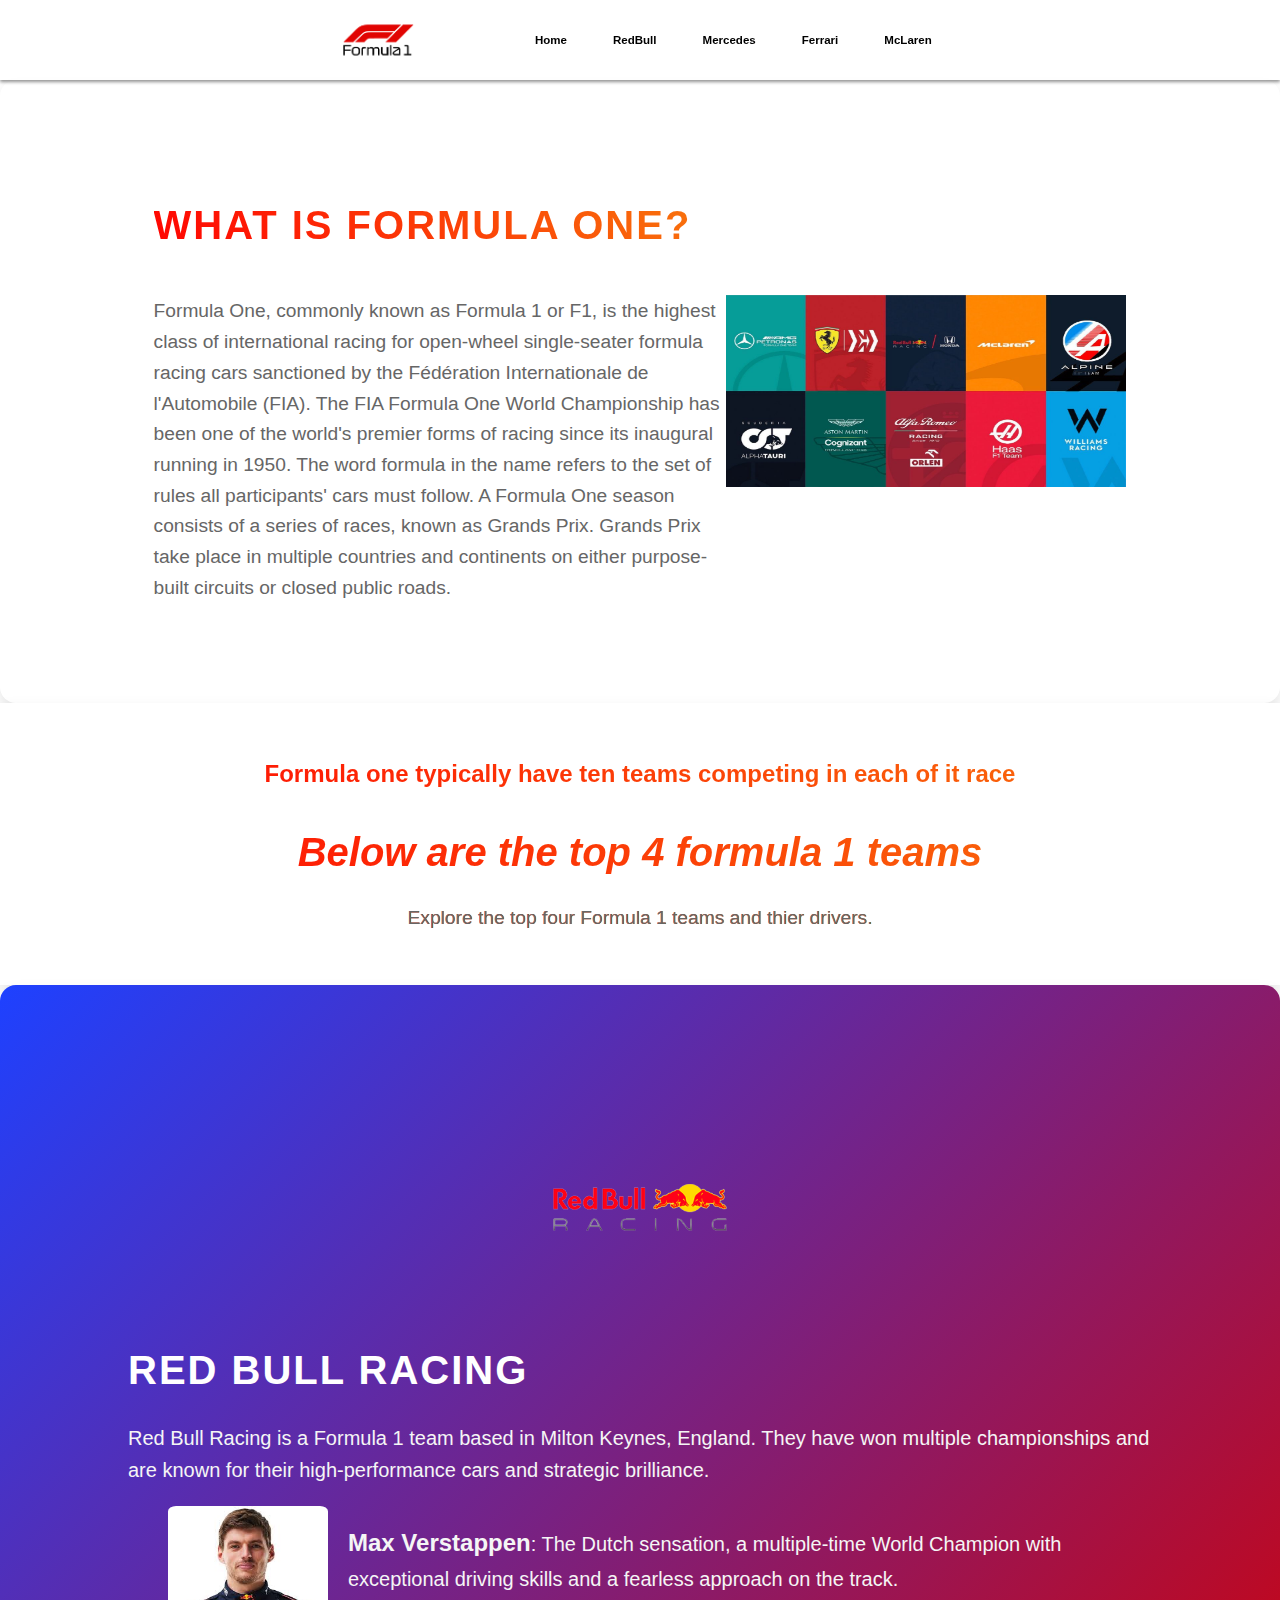
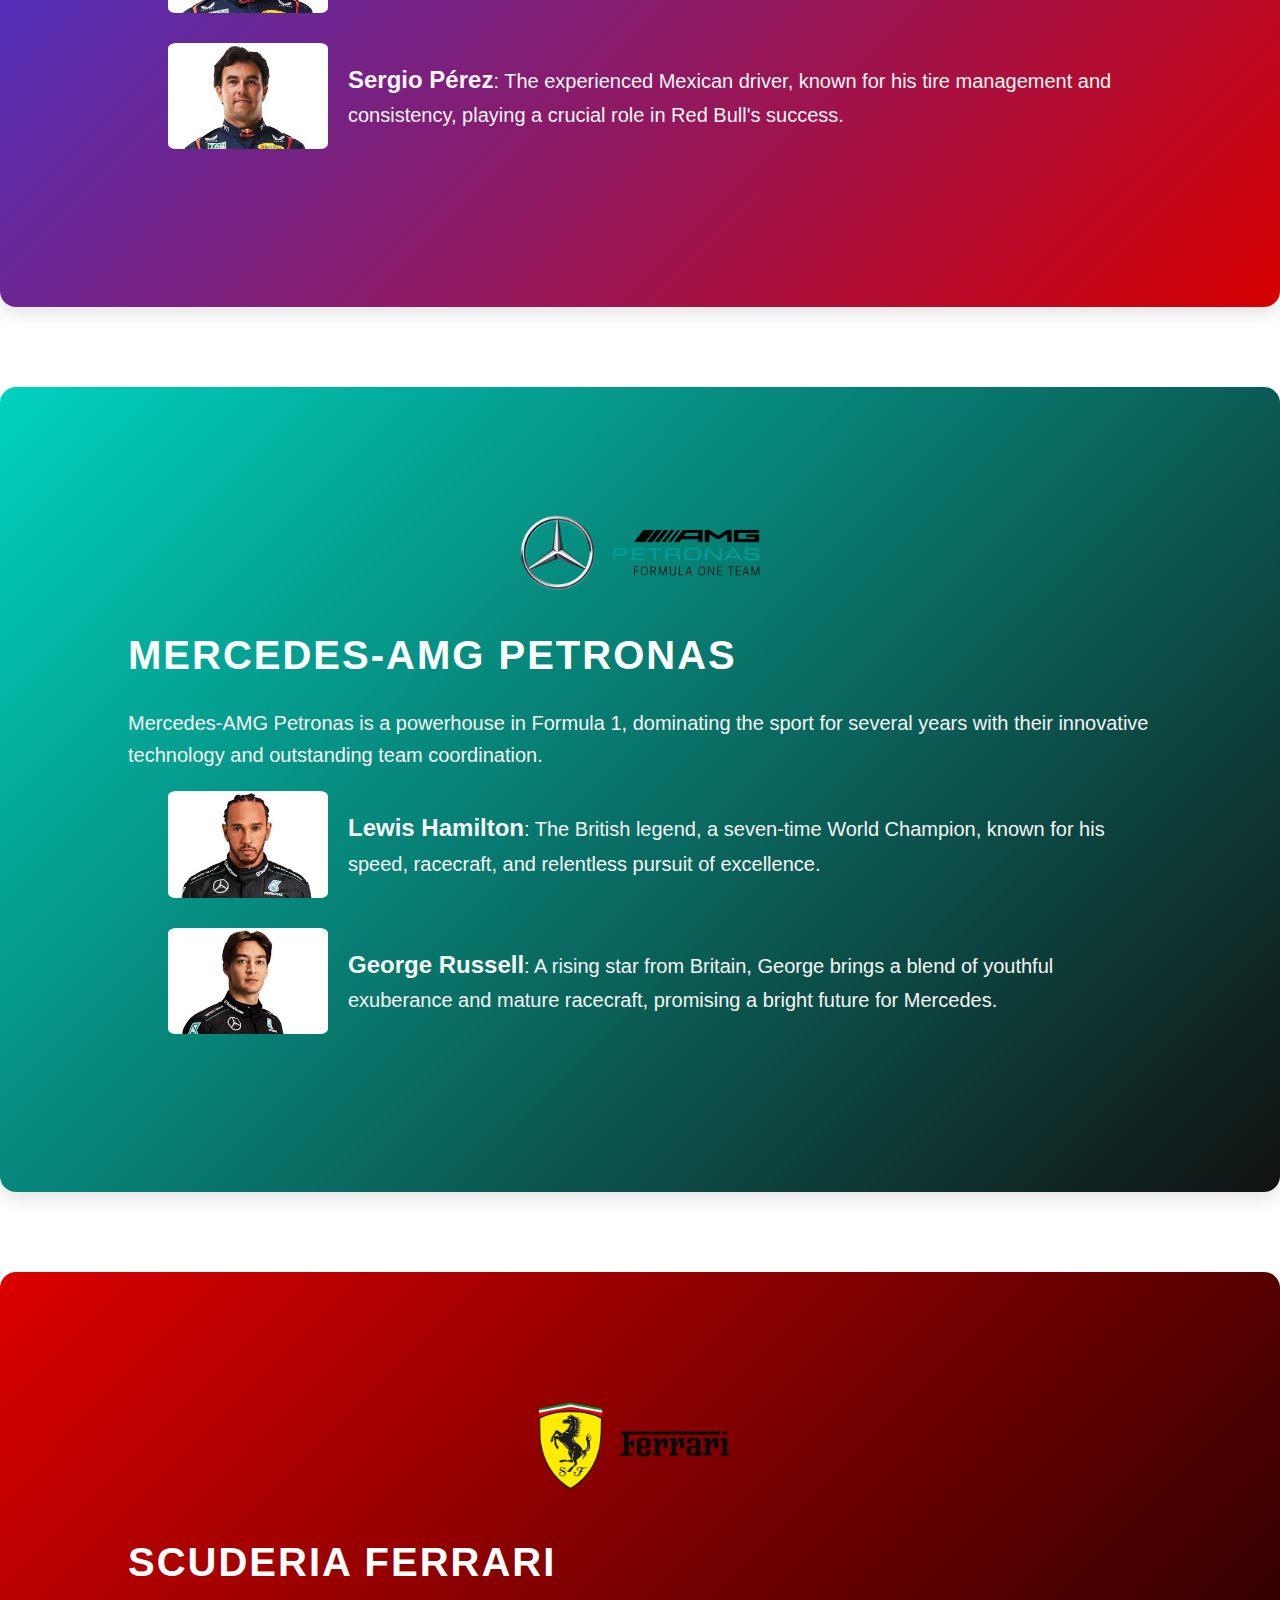
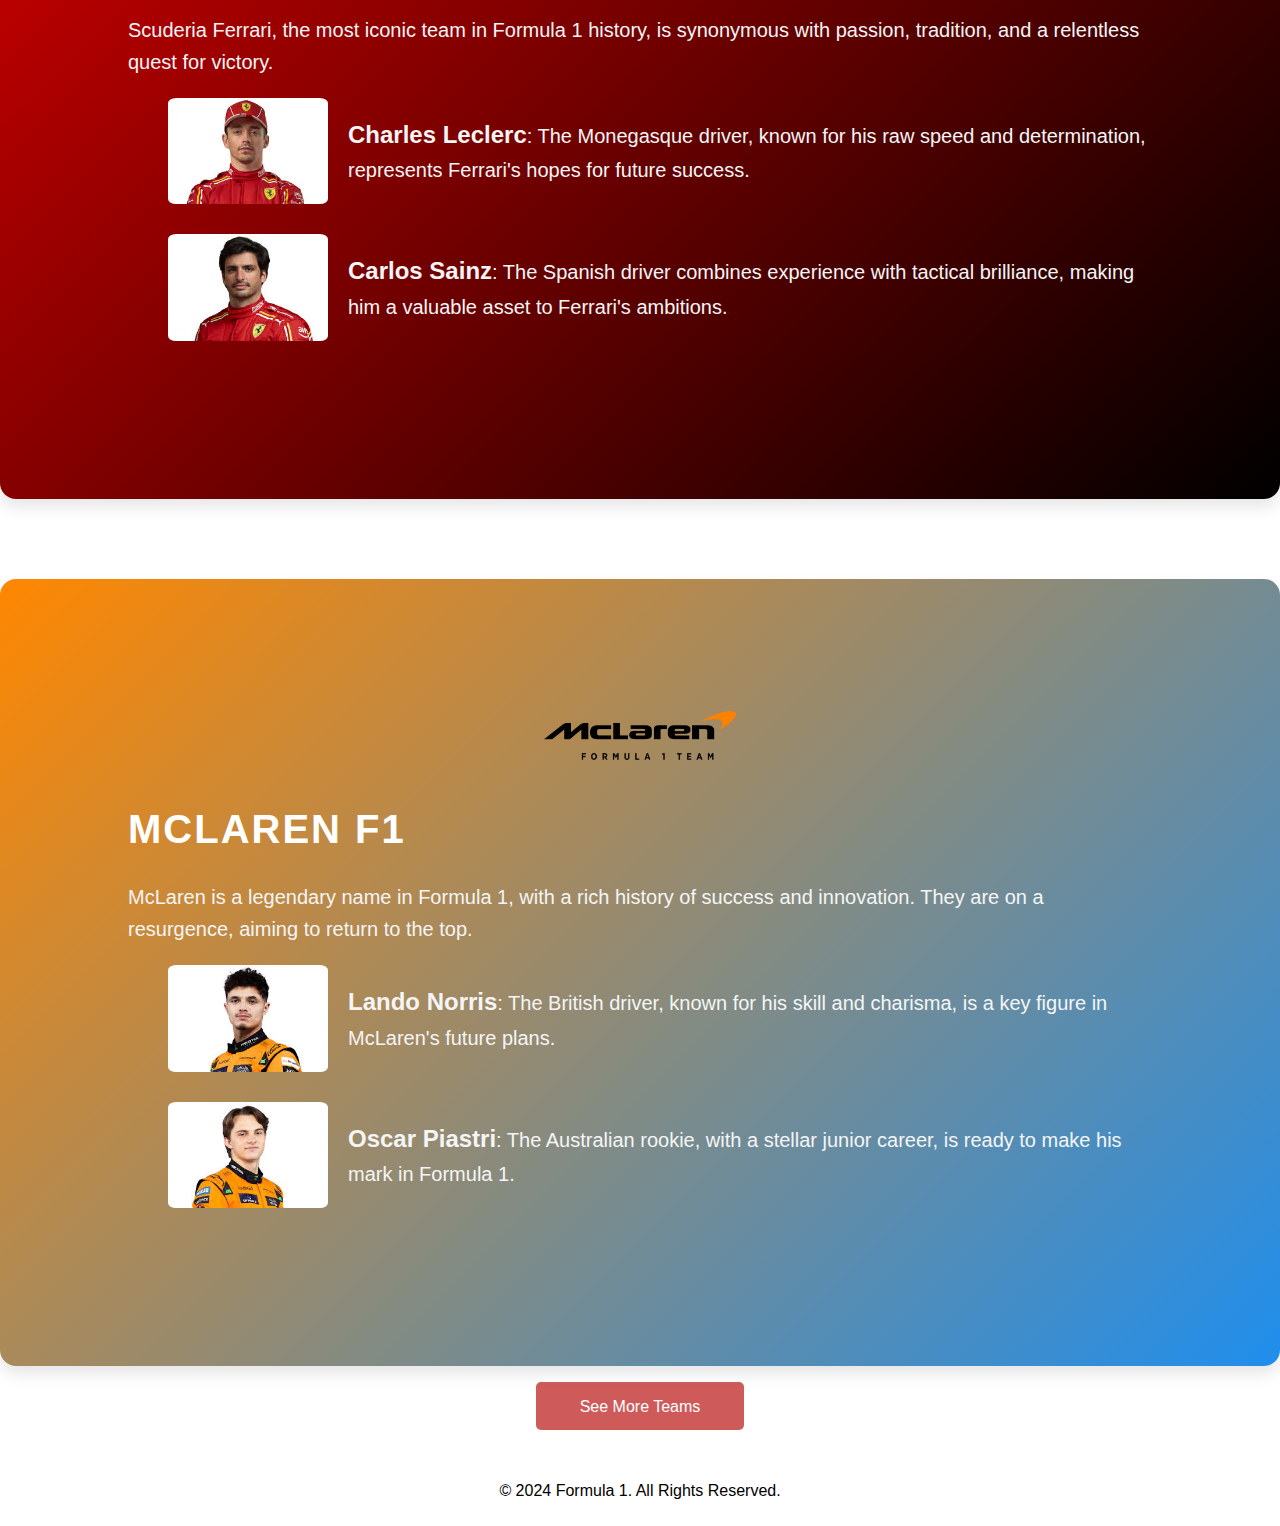
<file: index.html>
<!DOCTYPE html>
<html lang="en">
<head>
    <meta charset="UTF-8">
    <meta name="viewport" content="width=device-width, initial-scale=1.0">
    <title>F1 Info</title>
    <link rel="stylesheet" href="./css/styles.css">
</head>
<body>

    <header>
        <nav class="nav">
            <img src="./images/f1logo.png" alt="F1 Info Logo" class="logo">
            <div>
                <ul id="navbar__list">
                </ul>
            </div>
            
        </nav>
    </header>
    <section id="intro-section" data-nav="Home">
        <div class="intro-container">
            <div class="intro-text">
                <h2>What is Formula One?</h2>
                <p>
                    Formula One, commonly known as Formula 1 or F1, is the highest class of international racing for open-wheel single-seater formula racing cars sanctioned by the Fédération Internationale de l'Automobile (FIA). The FIA Formula One World Championship has been one of the world's premier forms of racing since its inaugural running in 1950. The word formula in the name refers to the set of rules all participants' cars must follow. A Formula One season consists of a series of races, known as Grands Prix. Grands Prix take place in multiple countries and continents on either purpose-built circuits or closed public roads.
                </p>
            </div>
            <div class="logodiv">
                <img src="./images/f1logo2.png" alt="Formula 1 Logo" class="f1-logo">
            </div>
        </div>
    </section>
    <div class="description">
        <h2 class="gradient-text">Formula one typically have ten teams competing in each of it race</h2>
        <h1 class="gradient-text">Below are the top 4 formula 1 teams</h1>
        <p class="gradient-text2">Explore the top four Formula 1 teams and thier drivers.</p>
    </div>
    <main>
        <section id="section1" data-nav="RedBull">
            <div class="landing__container">
                <img src="./images/redbull_logo.png" alt="Red Bull Racing Logo" class="team-logo" style="width: 12em;">
                <h2>Red Bull Racing</h2>
                <p>
                    Red Bull Racing is a Formula 1 team based in Milton Keynes, England. They have won multiple championships and are known for their high-performance cars and strategic brilliance.
                </p>
                <ul>
                    <li>
                        <img src="./images/verstappen.png" alt="Max Verstappen" class="driver-image">
                        <div>
                            <strong>Max Verstappen</strong>: The Dutch sensation, a multiple-time World Champion with exceptional driving skills and a fearless approach on the track.
                        </div>
                    </li>
                    <li>
                        <img src="./images/perez.png" alt="Sergio Pérez" class="driver-image">
                        <div>
                            <strong>Sergio Pérez</strong>: The experienced Mexican driver, known for his tire management and consistency, playing a crucial role in Red Bull's success.
                        </div>
                    </li>
                </ul>
            </div>
        </section>

        <section id="section2" data-nav="Mercedes">
            <div class="landing__container">
                <img src="./images/mercedes_logo.png" alt="Mercedes-AMG Petronas Logo" class="team-logo" style="width: 15em;">
                <h2>Mercedes-AMG Petronas</h2>
                <p>
                    Mercedes-AMG Petronas is a powerhouse in Formula 1, dominating the sport for several years with their innovative technology and outstanding team coordination.
                </p>
                <ul>
                    <li>
                        <img src="./images/hamilton.png" alt="Lewis Hamilton" class="driver-image">
                        <div>
                            <strong>Lewis Hamilton</strong>: The British legend, a seven-time World Champion, known for his speed, racecraft, and relentless pursuit of excellence.
                        </div>
                    </li>
                    <li>
                        <img src="./images/russell.png" alt="George Russell" class="driver-image">
                        <div>
                            <strong>George Russell</strong>: A rising star from Britain, George brings a blend of youthful exuberance and mature racecraft, promising a bright future for Mercedes.
                        </div>
                    </li>
                </ul>
            </div>
        </section>

        <section id="section3" data-nav="Ferrari">
            <div class="landing__container">
                <img src="./images/ferrari_logo.png" alt="Scuderia Ferrari Logo" class="team-logo" style="width: 13em;">
                <h2>Scuderia Ferrari</h2>
                <p>
                    Scuderia Ferrari, the most iconic team in Formula 1 history, is synonymous with passion, tradition, and a relentless quest for victory.
                </p>
                <ul>
                    <li>
                        <img src="./images/leclerc.png" alt="Charles Leclerc" class="driver-image">
                        <div>
                            <strong>Charles Leclerc</strong>: The Monegasque driver, known for his raw speed and determination, represents Ferrari's hopes for future success.
                        </div>
                    </li>
                    <li>
                        <img src="./images/sainz.png" alt="Carlos Sainz" class="driver-image">
                        <div>
                            <strong>Carlos Sainz</strong>: The Spanish driver combines experience with tactical brilliance, making him a valuable asset to Ferrari's ambitions.
                        </div>
                    </li>
                </ul>
            </div>
        </section>

        <section id="section4" data-nav="McLaren">
            <div class="landing__container">
                <img src="./images/mclaren_logo.png" alt="McLaren F1 Team Logo" class="team-logo" style="width: 12em;">
                <h2>McLaren F1 </h2>
                <p>
                    McLaren is a legendary name in Formula 1, with a rich history of success and innovation. They are on a resurgence, aiming to return to the top.
                </p>
                <ul>
                    <li>
                        <img src="./images/norris.png" alt="Lando Norris" class="driver-image">
                        <div>
                            <strong>Lando Norris</strong>: The British driver, known for his skill and charisma, is a key figure in McLaren's future plans.                          
                        </div>
                    </li>
                    <li>
                        <img src="./images/piastri.png" alt="Oscar Piastri" class="driver-image">
                        <div>
                            <strong>Oscar Piastri</strong>: The Australian rookie, with a stellar junior career, is ready to make his mark in Formula 1.
                        </div>
                    </li>
                </ul>
            </div>
        </section>
        <!-- <div class="description">
            <h1 class="gradient-text">These Are The Top Four Formula 1 Teams</h1>
            <p class="gradient-text2">Formula 1 has 10 teams in total with two drivers per team. These are just the best four team.</p>
        </div> -->
    </main>
    <div class="more-teams-buttons">
        <button onclick="window.location.href='page2.html'">See More Teams</button>    </div>
    <button id="scrollTopBtn" title="Back to top">↑</button>
    <footer>
        <p>&copy; 2024 Formula 1. All Rights Reserved.</p>
    </footer>
    <script src="js/app.js"></script>
</body>
</html>
</file>
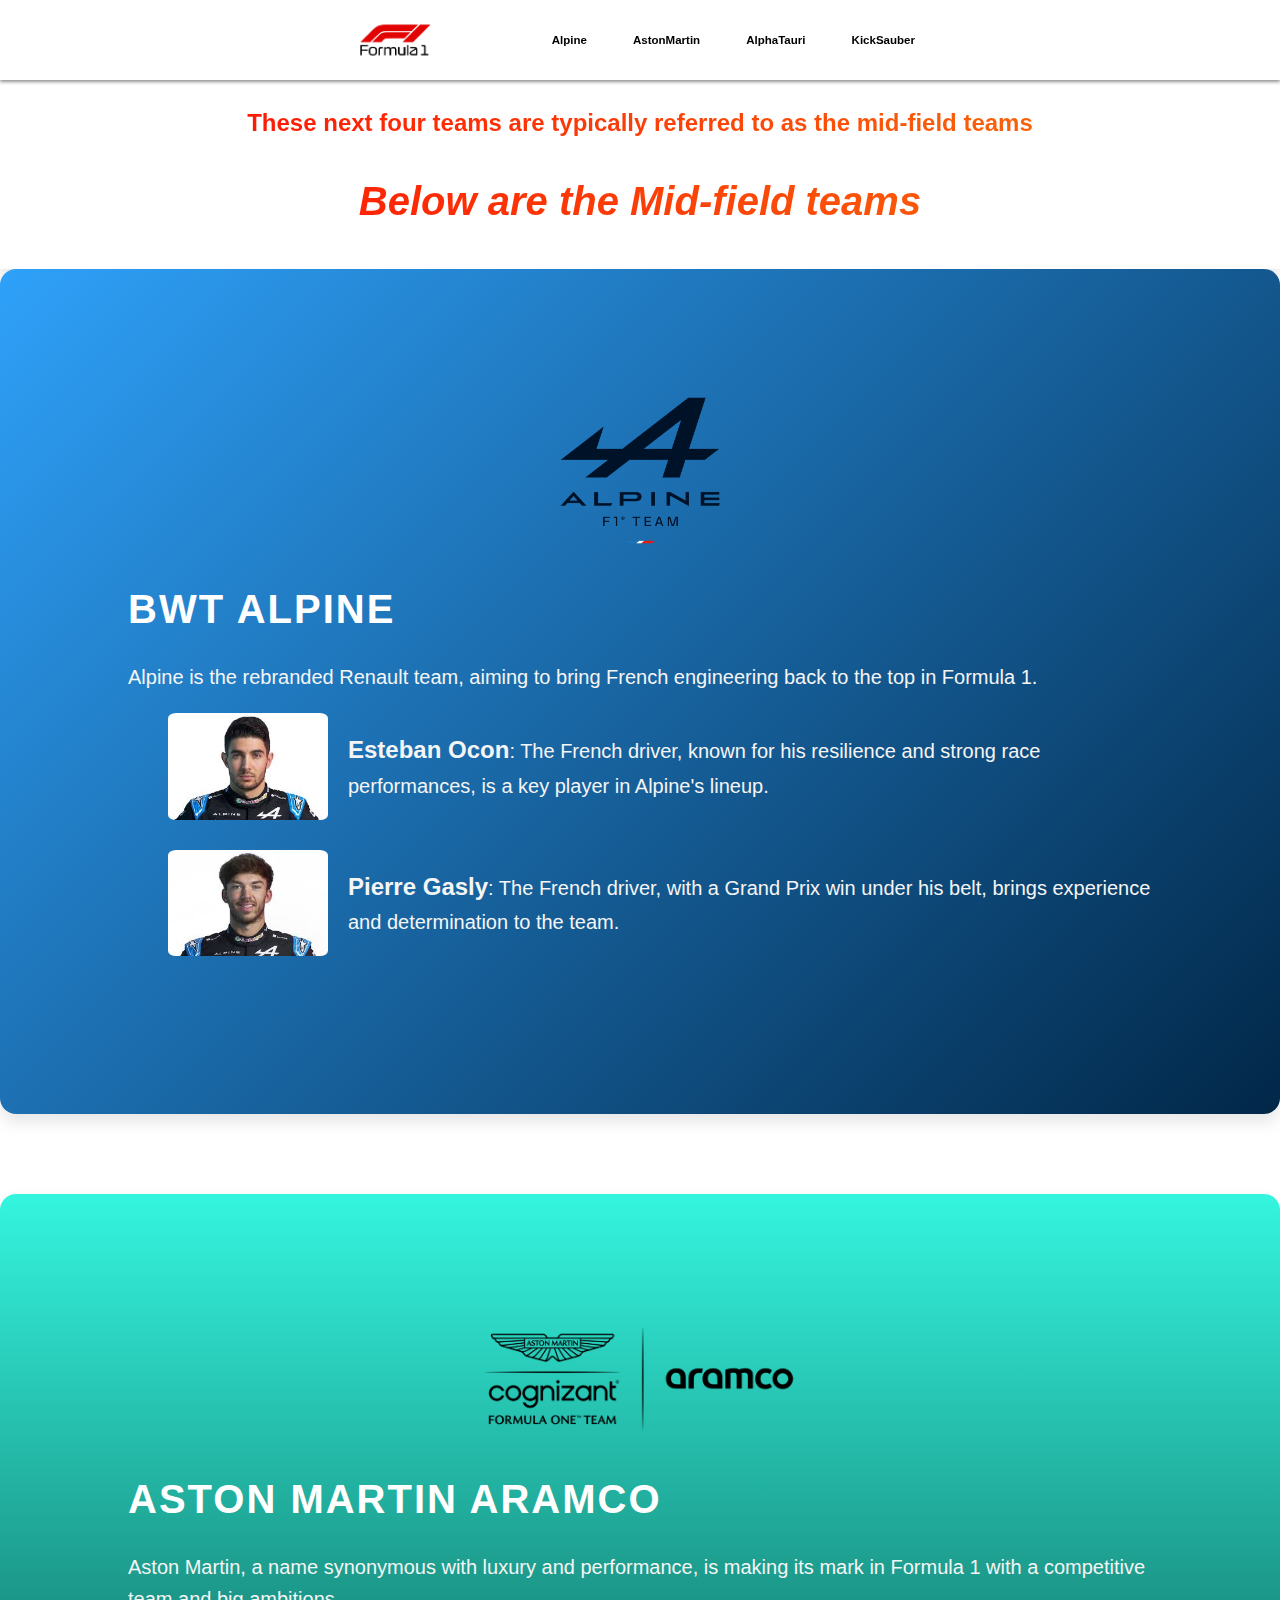
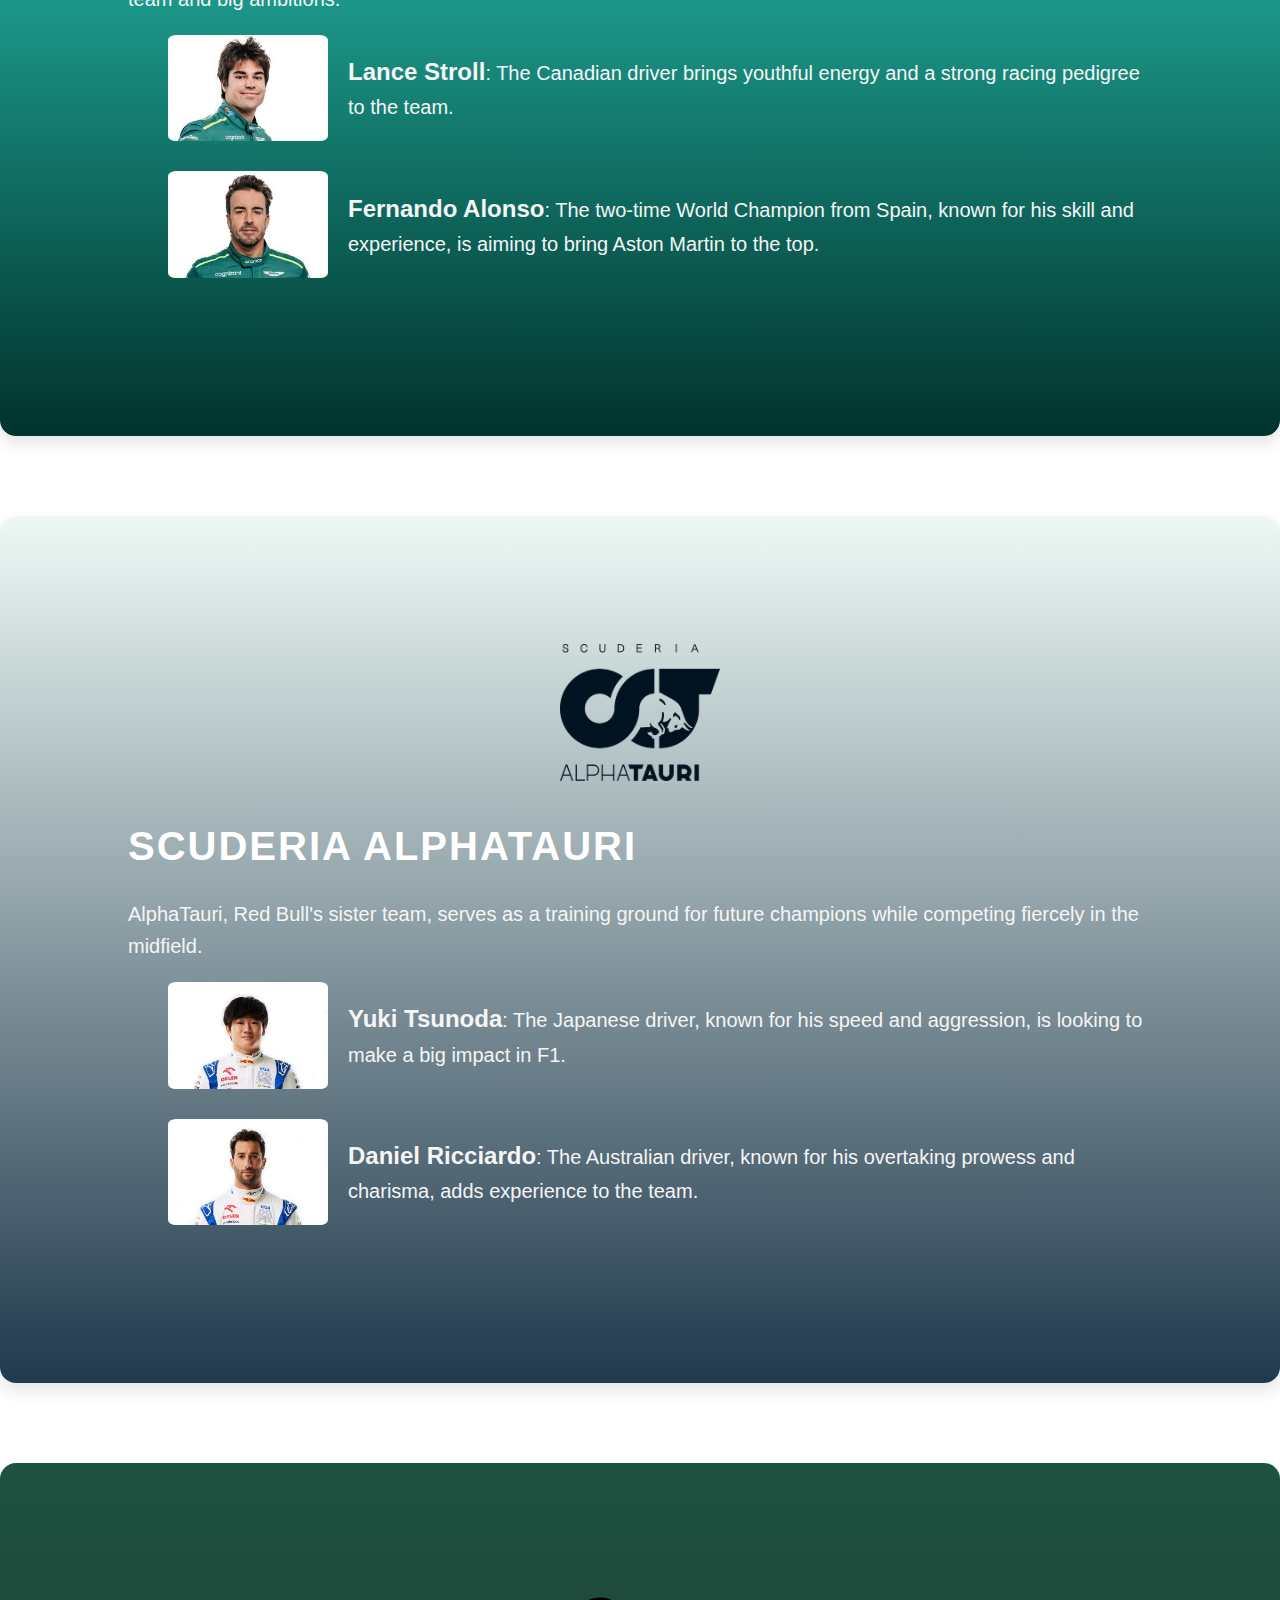
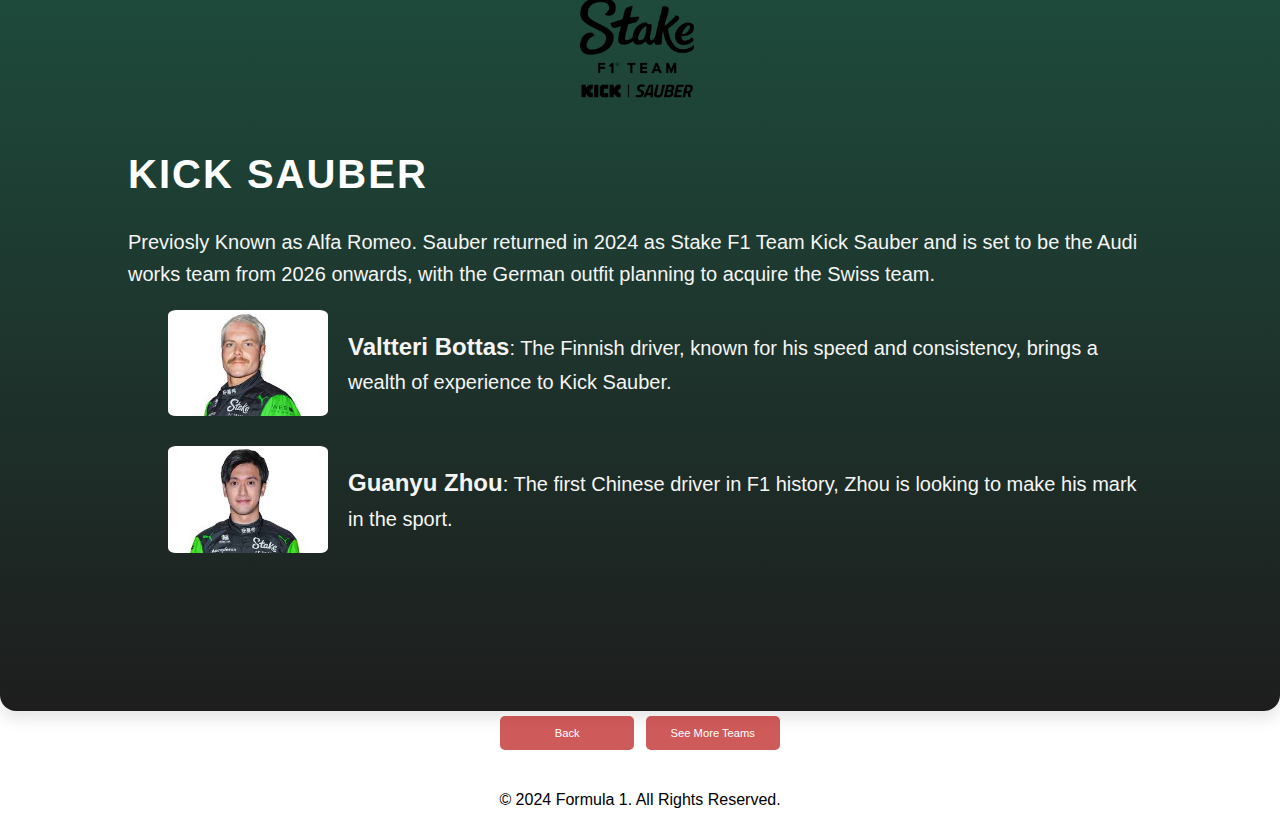
<file: page2.html>
<!DOCTYPE html>
<html lang="en">
  <head>
    <meta charset="UTF-8" />
    <meta name="viewport" content="width=device-width, initial-scale=1.0" />
    <title>F1 Info - Midfield Teams</title>
    <link rel="stylesheet" href="./css/page2.css" />
  </head>
  <body>
    <header>
      <nav class="nav">
        <img src="./images/f1logo.png" alt="F1 Info Logo" class="logo"/>
        <div>
          <ul id="navbar__list"></ul>
        </div>
      </nav>
    </header>
    <div class="description">
      <h2 class="gradient-text" style="margin-top: 3em;">
        These next four teams are typically referred to as the mid-field teams
      </h2>
      <h1 class="gradient-text">Below are the Mid-field teams</h1>
    </div>
    <main>
      <section id="section1" data-nav="Alpine" style=" background: linear-gradient(135deg, #2fa1f9, #012748); 
        color: white;">
        <div class="landing__container">
          <img
            src="./images/alpine_logo.png"
            alt="Alpine Logo"
            class="team-logo"
          />
          <h2>BWT Alpine </h2>
          <p>
            Alpine is the rebranded Renault team, aiming to bring French
            engineering back to the top in Formula 1.
          </p>
          <ul>
            <li>
              <img
                src="./images/ocon.png"
                alt="Esteban Ocon"
                class="driver-image"
              />
              <div>
                <strong>Esteban Ocon</strong>: The French driver, known for his
                resilience and strong race performances, is a key player in
                Alpine's lineup.
              </div>
            </li>
            <li>
              <img
                src="./images/gasly.png"
                alt="Pierre Gasly"
                class="driver-image"
              />
              <div>
                <strong>Pierre Gasly</strong>: The French driver, with a Grand
                Prix win under his belt, brings experience and determination to
                the team.
              </div>
            </li>
          </ul>
        </div>
      </section>

      <section id="section2" data-nav="AstonMartin" style=" background: linear-gradient(180deg, #34f5df, #01322c); 
        color: white">
        <div class="landing__container">
          <img
            src="./images/astonmartin_logo.png"
            alt="Aston Martin Logo"
            class="team-logo"
            style=" width: 20em;"
          />
          <h2>Aston Martin Aramco</h2>
          <p>
            Aston Martin, a name synonymous with luxury and performance, is
            making its mark in Formula 1 with a competitive team and big
            ambitions.
          </p>
          <ul>
            <li>
              <img
                src="./images/stroll.png"
                alt="Lance Stroll"
                class="driver-image"
              />
              <div>
                <strong>Lance Stroll</strong>: The Canadian driver brings
                youthful energy and a strong racing pedigree to the team.
              </div>
            </li>
            <li>
              <img
                src="./images/alonso.png"
                alt="Fernando Alonso"
                class="driver-image"
              />
              <div>
                <strong>Fernando Alonso</strong>: The two-time World Champion
                from Spain, known for his skill and experience, is aiming to
                bring Aston Martin to the top.
              </div>
            </li>
          </ul>
        </div>
      </section>

      <section id="section3" data-nav="AlphaTauri" style="background: linear-gradient(360deg, #20394C, #ecf8f4e4);
        color: white;">
        <div class="landing__container">
          <img
            src="./images/alphatauri_logo.png"
            alt="AlphaTauri Logo"
            class="team-logo"
          />
          <h2>Scuderia AlphaTauri </h2>
          <p>
            AlphaTauri, Red Bull's sister team, serves as a training ground for
            future champions while competing fiercely in the midfield.
          </p>
          <ul>
            <li>
              <img
                src="./images/tsunoda.png"
                alt="Yuki Tsunoda"
                class="driver-image"
              />
              <div>
                <strong>Yuki Tsunoda</strong>: The Japanese driver, known for
                his speed and aggression, is looking to make a big impact in F1.
              </div>
            </li>
            <li>
              <img
                src="./images/ricciardo.png"
                alt="Daniel Ricciardo"
                class="driver-image"
              />
              <div>
                <strong>Daniel Ricciardo</strong>: The Australian driver, known
                for his overtaking prowess and charisma, adds experience to the
                team.
              </div>
            </li>
          </ul>
        </div>
      </section>

      <section id="section4" data-nav="KickSauber" style="  background: linear-gradient(180deg, #1E5341, #070707e8);
        color: white;">
        <div class="landing__container">
          <img
            src="./images/stakesauber_logo.png"
            alt="Alfa Romeo Logo"
            class="team-logo"
            style="width: 13em;"
          />
          <h2>Kick Sauber</h2>
          <p>Previosly Known as Alfa Romeo.
            Sauber returned in 2024 as Stake F1 Team Kick Sauber and is set to be the Audi works team from 2026 onwards, with the German outfit planning to acquire the Swiss team.          <ul>
            <li>
              <img
                src="./images/bottas.png"
                alt="Valtteri Bottas"
                class="driver-image"
              />
              <div>
                <strong>Valtteri Bottas</strong>: The Finnish driver, known for
                his speed and consistency, brings a wealth of experience to Kick Sauber.
              </div>
            </li>
            <li>
              <img
                src="./images/zhou.png"
                alt="Guanyu Zhou"
                class="driver-image"
              />
              <div>
                <strong>Guanyu Zhou</strong>: The first Chinese driver in F1
                history, Zhou is looking to make his mark in the sport.
              </div>
            </li>
          </ul>
        </div>
      </section>
    </main>
    <div class="more-teams-buttons" >
      <div>
        <button class="back-button" onclick="window.location.href='/index.html'">Back</button>
      </div>
      <div>
        <button class="more-teams-button" onclick="window.location.href='page3.html'">See More Teams</button>
      </div>
    </div>
    <button id="scrollTopBtn" title="Back to top">↑</button>
    <footer>
      <p>&copy; 2024 Formula 1. All Rights Reserved.</p>
    </footer>
    <script src="js/app.js"></script>
  </body>
</html>
</file>
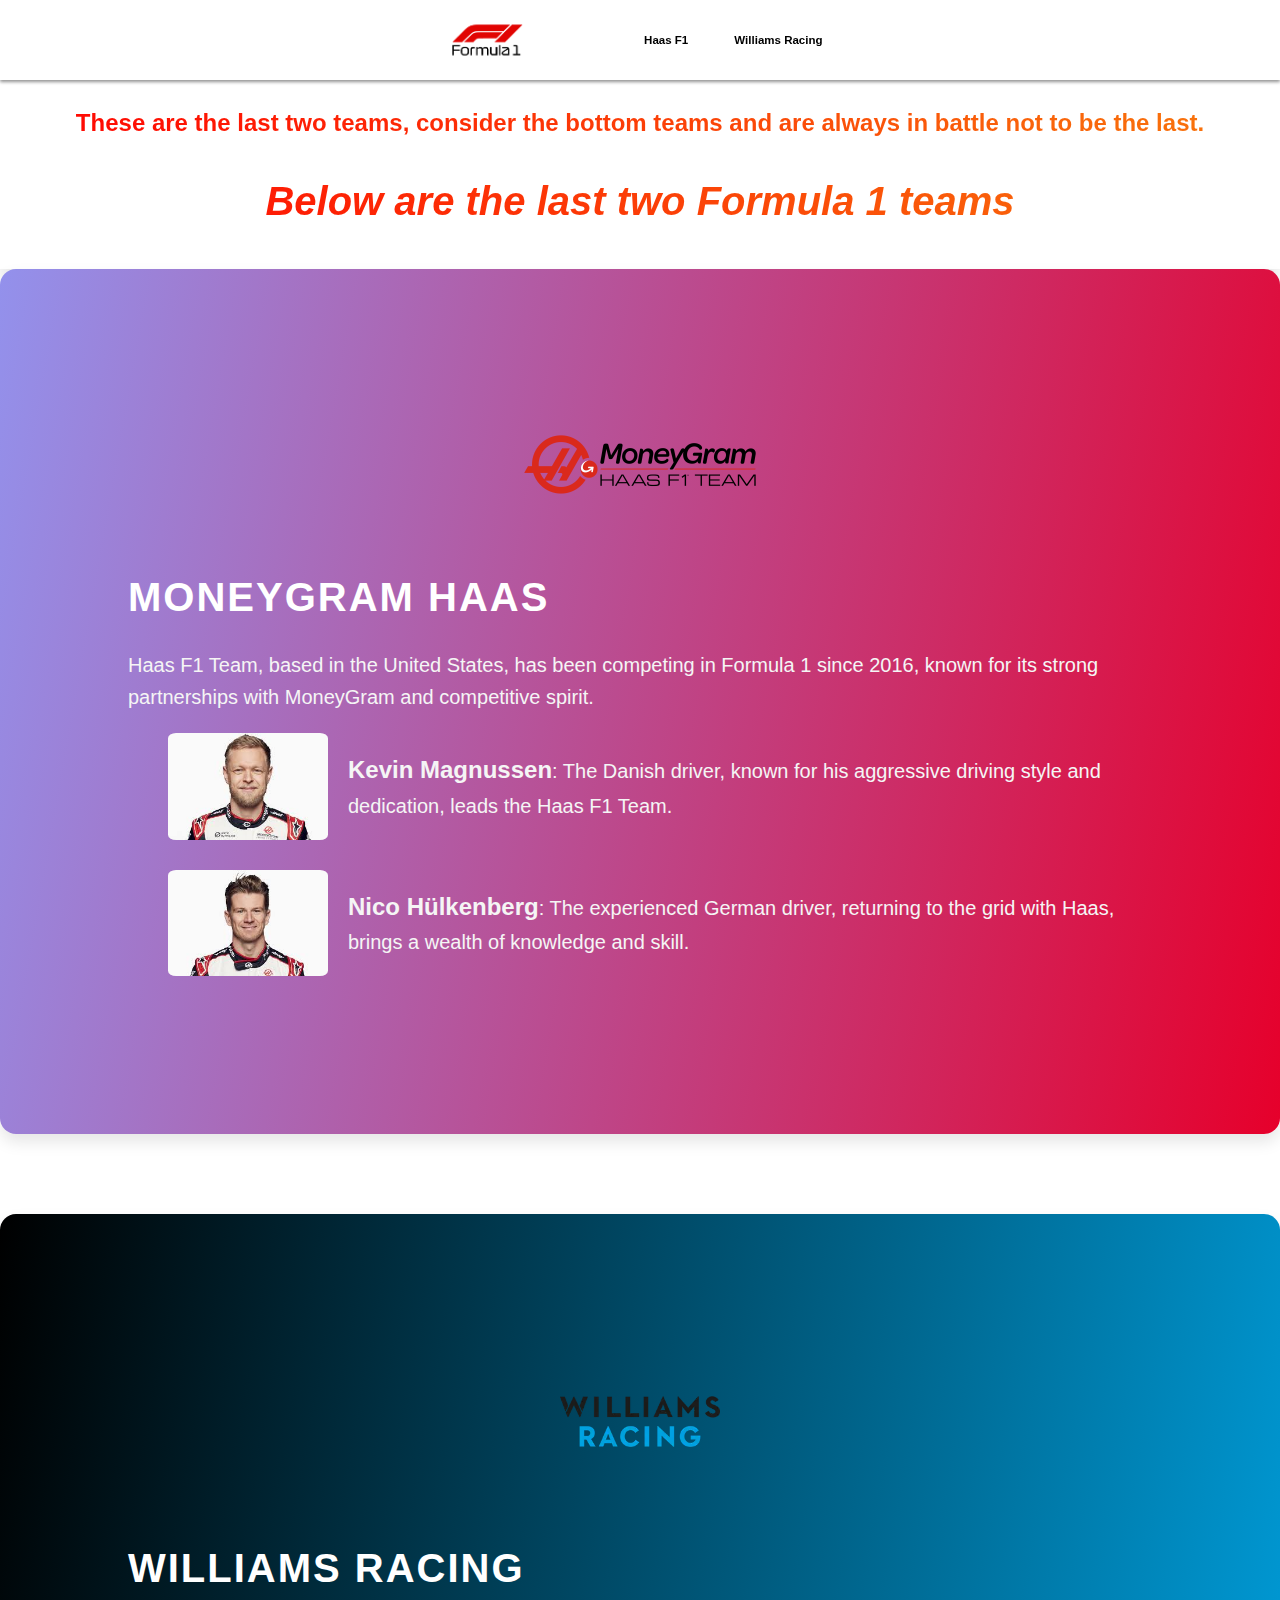
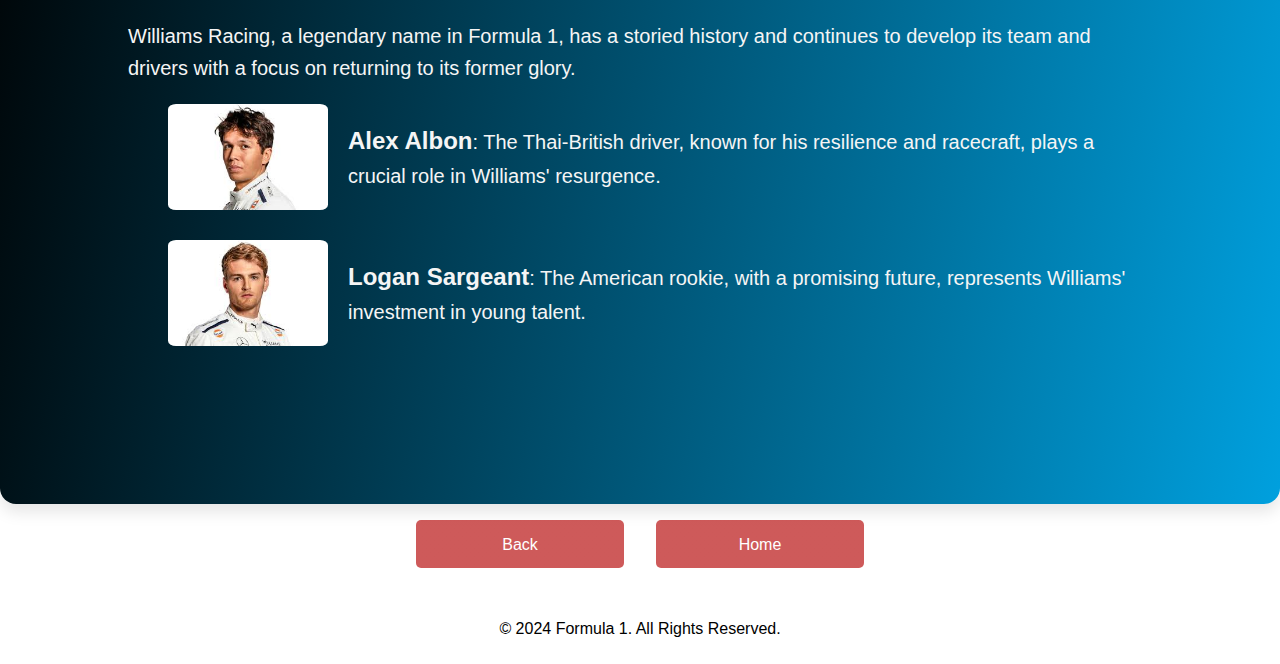
<file: page3.html>
<!DOCTYPE html>
<html lang="en">
<head>
    <meta charset="UTF-8">
    <meta name="viewport" content="width=device-width, initial-scale=1.0">
    <title>F1 Info - Last Two Teams</title>
    <link rel="stylesheet" href="./css/page3.css">
</head>
<body>
    <header>
        <nav class="nav">
            <img src="./images/f1logo.png" alt="F1 Info Logo" class="logo" >
            <div>
                <ul id="navbar__list"></ul>
            </div>
        </nav>
    </header>
    <div class="description">
        <h2 class="gradient-text" style="margin-top: 3em;">These are the last two teams, consider the bottom teams and are always in battle not to be the last.</h2>
        <h1 class="gradient-text">Below are the last two Formula 1 teams</h1>
    </div>
    <main>
        <section id="section9" data-nav="Haas F1" style="background: linear-gradient(1360deg, #E6002B, #9391ec);">
            <div class="landing__container">
                <img src="/images/haas_logo.png" alt="Haas F1 Team Logo" class="team-logo" style="width: 15em;">
                <h2>MoneyGram Haas </h2>
                <p>
                    Haas F1 Team, based in the United States, has been competing in Formula 1 since 2016, known for its strong partnerships with MoneyGram and competitive spirit.
                </p>
                <ul>
                    <li>
                        <img src="./images/magnussen.png" alt="Kevin Magnussen" class="driver-image">
                        <div>
                            <strong>Kevin Magnussen</strong>: The Danish driver, known for his aggressive driving style and dedication, leads the Haas F1 Team.
                        </div>
                    </li>
                    <li>
                        <img src="./images/hulkenberg.png" alt="Nico Hülkenberg" class="driver-image">
                        <div>
                            <strong>Nico Hülkenberg</strong>: The experienced German driver, returning to the grid with Haas, brings a wealth of knowledge and skill.
                        </div>
                    </li>
                </ul>
            </div>
        </section>

        <section id="section10" data-nav="Williams Racing" style=" background: linear-gradient(1360deg, #00A0DE, #000000)">
            <div class="landing__container">
                <img src="./images/williams_logo.png" alt="Williams Racing Logo" class="team-logo">
                <h2>Williams Racing</h2>
                <p>
                    Williams Racing, a legendary name in Formula 1, has a storied history and continues to develop its team and drivers with a focus on returning to its former glory.
                </p>
                <ul>
                    <li>
                        <img src="./images/albon.png" alt="Alex Albon" class="driver-image">
                        <div>
                            <strong>Alex Albon</strong>: The Thai-British driver, known for his resilience and racecraft, plays a crucial role in Williams' resurgence.
                        </div>
                    </li>
                    <li>
                        <img src="./images/sargent.png" alt="Logan Sargeant" class="driver-image">
                        <div>
                            <strong>Logan Sargeant</strong>: The American rookie, with a promising future, represents Williams' investment in young talent.
                        </div>
                    </li>
                </ul>
            </div>
        </section>
    </main>
    <div class="more-teams-buttons">
        <button class="back-button" onclick="window.location.href='page2.html'">Back</button>
        <button class="back-button" onclick="window.location.href='/index.html'">Home</button>
    </div>
    <button id="scrollTopBtn" title="Back to top">↑</button>
    <footer>
        <p>&copy; 2024 Formula 1. All Rights Reserved.</p>
    </footer>
    <script src="js/app.js"></script>
</body>
</html>
</file>
<file: css/styles.css>
body {
    font-family: 'Roboto', sans-serif;
    margin: 0;
    padding: 0;
    line-height: 1.6;
    /* background-color: #f5f5f5; */
    color: #333;
}
:root{
    --primary-color:linear-gradient(135deg, #1e41ff, #d60000);
}

header {
    background-color: rgba(255, 255, 255, 0.61);
    color: black;
    /* padding: 0.5em 0; */
    text-align: center;
    position: fixed;
    width: 100%;
    top: 0;
    z-index: 1000;
    box-shadow: 0 0.1em 0.2em rgba(0, 0, 0, 0.426);
    transition: background-color 0.3s ease;
}

/* header:hover {
    background-color: #cc1900; 
} */

.logo {
    height: 5em;
    margin-right: 5em
    /* vertical-align: middle; */
}
.nav{
    display: flex;
    justify-content: center;
    align-items: center;
}

#navbar__list {
    display: flex;
    flex-direction: row;
    justify-content: space-around;
    list-style: none;
    padding: 0;
    margin: 0;
    width: 100%;
}

#navbar__list li {
    margin: 0 1em;
}

#navbar__list a.active{
    background-color: #ff54485a; 
    transform: scale(1.1);
    box-shadow: 0 0.5em 1em rgba(0, 0, 0, 0.284);
}

#navbar__list a {
    position: relative;
    color: black;
    text-decoration: none;
    font-weight: bold;
    padding: 1em 2em;
    border-radius: 0.25em;
    transition: background-color 0.5s ease, transform 0.5s ease;
}

#navbar__list a::after {
    content: '';
    position: absolute;
    left: 0;
    bottom: 0;
    width: 0;
    height: 0.2em;
    background-color: rgba(255, 0, 0, 0.5);
    transition: width 0.5s ease;
}

#navbar__list a.active::after {
    width: 100%;
    animation: lineMove 0.5s ease forwards;
}

#navbar__list a:hover::after {
    width: 100%;
    animation: lineMove 0.5s ease forwards;
}

@keyframes lineMove {
    from {
        width: 0;
    }
    to {
        width: 100%;
    }
}

section {
    padding: 8em 12%;
    /* margin-top: 2em; */
    border-radius: 1em;
    box-shadow: 0 0.5em 1em rgba(0, 0, 0, 0.1);
    transition: transform 0.3s ease, box-shadow 0.3s ease;
}
section h2 {
    font-size: 2.5em;
    margin-bottom: 0.5em;
    color: #fff;
    text-transform: uppercase;
    letter-spacing: 0.05em;
}

section p,
section ul {
    font-size: 1.25em;
    color: #f5f5f5;
}

section ul {
    list-style-type: square;
    margin-top: 1em;
    padding-left: 1.5em;
}

/* Red Bull Racing - Dark Blue and Red */
#section1 {
    background: linear-gradient(135deg, #1e41ff, #d60000);
}

/* Mercedes-AMG Petronas - Black and Teal */
#section2 {
    background: linear-gradient(135deg, #00d2be, #111111);
}

/* Scuderia Ferrari - Red and Black */
#section3 {
    background: linear-gradient(135deg, #dc0000, #000000);
}

/* McLaren F1 Team - Papaya Orange and Blue */
#section4 {
    background: linear-gradient(135deg, #ff8700, #1f8eed);
}

.team-logo {
    display: flex;
    margin: 0 auto ;
    width: 10em;
}

.driver-image {
    width: 8em;
    height: auto;
    border-radius: 5%;
    margin-right: 1em;
    vertical-align: middle;
}

section ul li {
    display: flex;
    flex-direction: row;
    align-items: center;
    margin-bottom: 1.5em;
    padding-left: 0.5em;
}

section ul li img.driver-image {
    margin-right: 1em;
}

section ul li strong {
    font-size: 1.2em;
}


.active-section {
    box-shadow: 0 0.8em 1.5em rgba(0, 0, 0, 0.3);
}

section {
    padding: 8em 12%;
    margin-top: 5em;
    border-radius: 1em;
    box-shadow: 0 0.5em 1em rgba(0, 0, 0, 0.1);
    transition: transform 0.3s ease, box-shadow 0.3s ease;
}

@media (max-width: 48em) {
    #navbar__list {
        flex-direction: row;
    }
    .description {
        margin-bottom: -9em;
    }
    .logo {
        height: 3em;
        margin-right: 0em
        /* vertical-align: middle; */
    }

    #section1 {
        margin-top: 8em;
    }

    #navbar__list li {
        display: flex;
        font-size: small;
        margin: 0.8em 0;
    }

    section {
        padding: 6em 5%;
    }
}
@media (max-width: 80em) {
    #navbar__list li {
        display: flex;
        font-size: 0.72em;
        margin: 0.8em 0;
    }
}


@media (min-width: 48em) {
    section {
        padding: 8em 10%;
    }
}
@media (max-width: 768px) {
    section ul li {
        flex-direction: column;
        align-items: flex-start;
    }

    section ul li img.driver-image {
        margin-right: 0;
        margin-bottom: 0.5em;
    }

    section ul li div {
        text-align: center;
    }
}

.description {
    text-align: center;
    padding: 2em 0;
    background-color: #fff;
    color: #000;
    margin-bottom: -5em;
    box-shadow: 0 0.5em 1em rgba(0, 0, 0, 0.1);
}
@media (max-width: 48em) {
    .description {
        margin-bottom: -8em;
    }
}
.description h1 {
    font-size: 2.5em;
    margin-bottom: 0.1em;
    /* color: #f60404d8; */
    font-style: italic;
}
.gradient-text {
    background: linear-gradient(50deg, #ff0202, #f87a0c); 
    background-clip: text;
    color: transparent; 
}

.gradient-text2 {
    background: linear-gradient(50deg, #ff0202, #f87a0c); 
    background-clip: text;
    color: transparent; 
}

.description p {
    font-size: 1.2em;
    color: #666;
}
#scrollTopBtn {
    display: none;
    font-size: 1.4em;
    position: fixed;
    bottom: 2em;
    right: 2em;
    background-color: #0e0d0d8f;
    color: white;
    border: none;
    border-radius: 10%;
    padding: 1em;
    box-shadow: 0 0.5em 1em rgba(0, 0, 0, 0.3);
    cursor: pointer;
    transition: background-color 0.3s ease;
    z-index: 1000;
}

#scrollTopBtn:hover {
    background-color: #000000;
}

@keyframes slideInLeft {
    from {
        opacity: 0;
        transform: translateX(-50%);
    }
    to {
        opacity: 1;
        transform: translateX(0);
    }
}

@keyframes slideInRight {
    from {
        opacity: 0;
        transform: translateX(50%);
    }
    to {
        opacity: 1;
        transform: translateX(0);
    }
}

@keyframes fadeInUp {
    from {
        opacity: 0;
        transform: translateY(20%);
    }
    to {
        opacity: 1;
        transform: translateY(0);
    }
}
section:is(:target, :hover, :focus-within) h2 {
    animation: slideInLeft 2s ease-out forwards;
}

section:is(:target, :hover, :focus-within) img.team-logo {
    animation: slideInRight 2s ease-out forwards;
}

section:is(:target, :hover, :focus-within) ul li {
    animation: fadeInUp 2s ease-out forwards;
}

section h2 {
    animation-delay: 0.2s;
}

section img.team-logo {
    animation-delay: 0.2s;
}

section ul li{
    animation-delay: 0.2s;
}

#intro-section {
    display: flex;
    align-items: center;
    justify-content: space-around;
    padding: 5em 12%;
    background-color: #fff;
    color: #000;
    box-shadow: 0 0.5em 1em rgba(0, 0, 0, 0.1);
    border-radius: 1em;
    margin-top: 5em;
}

.f1-logo {
    width: 25em;
    height: 12em;
}

.intro-text {
    display: flex;
    flex-direction: column;
    max-width: 60%;
    flex-basis: 70%;
}

.intro-text h2 {
    font-size: 2.5em;
    color: #000;
    margin-bottom: 0.5em;
    background: linear-gradient(50deg, #ff0202, #f87a0c); 
    background-clip: text;
    color: transparent; 
}

.intro-text p {
    font-size: 1.2em;
    color: #666;
}
.intro-container{
    display: flex;
    justify-content: space-between;
}
.logodiv{
    display: flex;
    justify-content: center;
    flex-basis: 30%;
    align-items: center;
}

footer {
    /* background-color: #000000fd; */
    color: black;
    text-align: center;
    padding: 1rem 0;
    bottom: 0;
    width: 100%;
    height: 3em;
}

.more-teams-button {
    text-decoration: none;
    text-align: center;
    margin: 2rem 0;
}
.more-teams-button a {
    color: white; 
    margin: 2rem 0;
    text-decoration: none;
}

.more-teams-buttons{
    display: flex;
    justify-content: center;
    align-items: center;
}

.more-teams-buttons button {
    margin: 1em;
    padding: 1em 2em;
    background: linear-gradient(135deg, #b40303a7, #b40303a7);
    color: #fff;
    border: none;
    border-radius: 5px;
    cursor: pointer;
    font-size: 1em;
    width: 13em;
    height: 3em;
}

.more-teams-buttons button:hover {
    color: black;
    background: linear-gradient(135deg, #f0d3ba, #a1def0f4);
}
/* Mobile Responsiveness */
@media (max-width: 768px) {
    
    section ul li {
        flex-direction: column;
        align-items: center; 
        text-align: center;  
    }

    section ul li img.driver-image {
        margin-right: 0;
        margin-bottom: 0.5em;
    }

    .intro-text {
        text-align: center; 
        max-width: 100%;
    }

    .intro-container {
        flex-direction: column; 
        align-items: center; 
    }

    .logodiv {
        margin-top: 1em;
    }

    section {
        padding: 6em 5%;
        margin-top: 5em;
    }

    #navbar__list {
        padding: 0;
        margin: 0;
        font-size: 0.75em;
        flex-direction: row; 
        flex-wrap: nowrap;
        align-items: center;    
    }

    #navbar__list li {
        margin: 0.5em 0; 
    }
}

@media (max-width: 480px) {
    .logo {
        height: 3em;
        margin-right: 0;
    }

    .f1-logo {
        width: 100%;
        height: auto; 
    }

    .description {
        padding: 1.5em 0;
        margin-bottom: -5em;
    }

    .description h1 {
        font-size: 2em;
    }

    .description p {
        font-size: 1em;
    }

    #scrollTopBtn {
        font-size: 1.2em;
        padding: 0.8em;
        bottom: 1.5em;
        right: 1.5em;
    }
}
</file>
<file: css/page2.css>
body {
    font-family: 'Roboto', sans-serif;
    margin: 0;
    padding: 0;
    line-height: 1.6;
    /* background-color: #f5f5f5; */
    color: #333;
}
:root{
    --primary-color:linear-gradient(135deg, #1e41ff, #d60000);
}

header {
    background-color: rgba(255, 255, 255, 0.61);
    color: black;
    /* padding: 0.5em 0; */
    text-align: center;
    position: fixed;
    width: 100%;
    top: 0;
    z-index: 1000;
    box-shadow: 0 0.1em 0.2em rgba(0, 0, 0, 0.426);
    transition: background-color 0.3s ease;
}

/* header:hover {
    background-color: #cc1900; 
} */

.logo {
    height: 5em;
    margin-right: 5em
    /* vertical-align: middle; */
}
.nav{
    display: flex;
    justify-content: center;
    align-items: center;
}

#navbar__list {
    display: flex;
    flex-direction: row;
    justify-content: space-around;
    list-style: none;
    padding: 0;
    margin: 0;
    width: 100%;
}

#navbar__list li {
    margin: 0 1em;
}

#navbar__list a.active{
    background-color: #ff54485a; 
    transform: scale(1.1);
    box-shadow: 0 0.5em 1em rgba(0, 0, 0, 0.284);
}

#navbar__list a {
    position: relative;
    color: black;
    text-decoration: none;
    font-weight: bold;
    padding: 1em 2em;
    border-radius: 0.25em;
    transition: background-color 0.5s ease, transform 0.5s ease;
}

#navbar__list a::after {
    content: '';
    position: absolute;
    left: 0;
    bottom: 0;
    width: 0;
    height: 0.2em;
    background-color: rgba(255, 0, 0, 0.5);
    transition: width 0.5s ease;
}

#navbar__list a.active::after {
    width: 100%;
    animation: lineMove 0.5s ease forwards;
}

#navbar__list a:hover::after {
    width: 100%;
    animation: lineMove 0.5s ease forwards;
}

@keyframes lineMove {
    from {
        width: 0;
    }
    to {
        width: 100%;
    }
}

section {
    padding: 8em 12%;
    /* margin-top: 2em; */
    border-radius: 1em;
    box-shadow: 0 0.5em 1em rgba(0, 0, 0, 0.1);
    transition: transform 0.3s ease, box-shadow 0.3s ease;
}
section h2 {
    font-size: 2.5em;
    margin-bottom: 0.5em;
    color: #fff;
    text-transform: uppercase;
    letter-spacing: 0.05em;
}

section p,
section ul {
    font-size: 1.25em;
    color: #f5f5f5;
}

section ul {
    list-style-type: square;
    margin-top: 1em;
    padding-left: 1.5em;
}

/* Red Bull Racing - Dark Blue and Red */
#section1 {
    background: linear-gradient(135deg, #1e41ff, #d60000);
}

/* Mercedes-AMG Petronas - Black and Teal */
#section2 {
    background: linear-gradient(135deg, #00d2be, #111111);
}

/* Scuderia Ferrari - Red and Black */
#section3 {
    background: linear-gradient(135deg, #dc0000, #000000);
}

/* McLaren F1 Team - Papaya Orange and Blue */
#section4 {
    background: linear-gradient(135deg, #ff8700, #1f8eed);
}

.team-logo {
    display: flex;
    margin: 0 auto ;
    width: 10em;
}

.driver-image {
    width: 8em;
    height: auto;
    border-radius: 5%;
    margin-right: 1em;
    vertical-align: middle;
}

section ul li {
    display: flex;
    flex-direction: row;
    align-items: center;
    margin-bottom: 1.5em;
    padding-left: 0.5em;
}

section ul li img.driver-image {
    margin-right: 1em;
}

section ul li strong {
    font-size: 1.2em;
}


.active-section {
    box-shadow: 0 0.8em 1.5em rgba(0, 0, 0, 0.3);
}

section {
    padding: 8em 12%;
    margin-top: 5em;
    border-radius: 1em;
    box-shadow: 0 0.5em 1em rgba(0, 0, 0, 0.1);
    transition: transform 0.3s ease, box-shadow 0.3s ease;
}

@media (max-width: 48em) {
    #navbar__list {
        flex-direction: row;
    }
    .description {
        margin-bottom: -9em;
    }
    .logo {
        height: 3em;
        margin-right: 0em
        /* vertical-align: middle; */
    }

    #section1 {
        margin-top: 8em;
    }

    #navbar__list li {
        display: flex;
        font-size: small;
        margin: 0.8em 0;
    }

    section {
        padding: 6em 5%;
    }
}
@media (max-width: 80em) {
    #navbar__list li {
        display: flex;
        font-size: 0.72em;
        margin: 0.8em 0;
    }
}


@media (min-width: 48em) {
    section {
        padding: 8em 10%;
    }
}
@media (max-width: 768px) {
    section ul li {
        flex-direction: column;
        align-items: flex-start;
    }

    section ul li img.driver-image {
        margin-right: 0;
        margin-bottom: 0.5em;
    }

    section ul li div {
        text-align: center;
    }
}

.description {
    text-align: center;
    padding: 2em 0;
    background-color: #fff;
    color: #000;
    margin-bottom: -5em;
    box-shadow: 0 0.5em 1em rgba(0, 0, 0, 0.1);
}
@media (max-width: 48em) {
    .description {
        margin-bottom: -8em;
    }
}
.description h1 {
    font-size: 2.5em;
    margin-bottom: 0.1em;
    /* color: #f60404d8; */
    font-style: italic;
}
.gradient-text {
    background: linear-gradient(50deg, #ff0202, #f87a0c); 
    background-clip: text;
    color: transparent; 
}

.gradient-text2 {
    background: linear-gradient(50deg, #ff0202, #f87a0c); 
    background-clip: text;
    color: transparent; 
}

.description p {
    font-size: 1.2em;
    color: #666;
}
#scrollTopBtn {
    display: none;
    font-size: 1.4em;
    position: fixed;
    bottom: 2em;
    right: 2em;
    background-color: #0e0d0d8f;
    color: white;
    border: none;
    border-radius: 10%;
    padding: 1em;
    box-shadow: 0 0.5em 1em rgba(0, 0, 0, 0.3);
    cursor: pointer;
    transition: background-color 0.3s ease;
    z-index: 1000;
}

#scrollTopBtn:hover {
    background-color: #000000;
}

@keyframes slideInLeft {
    from {
        opacity: 0;
        transform: translateX(-50%);
    }
    to {
        opacity: 1;
        transform: translateX(0);
    }
}

@keyframes slideInRight {
    from {
        opacity: 0;
        transform: translateX(50%);
    }
    to {
        opacity: 1;
        transform: translateX(0);
    }
}

@keyframes fadeInUp {
    from {
        opacity: 0;
        transform: translateY(20%);
    }
    to {
        opacity: 1;
        transform: translateY(0);
    }
}
section:is(:target, :hover, :focus-within) h2 {
    animation: slideInLeft 2s ease-out forwards;
}

section:is(:target, :hover, :focus-within) img.team-logo {
    animation: slideInRight 2s ease-out forwards;
}

section:is(:target, :hover, :focus-within) ul li {
    animation: fadeInUp 2s ease-out forwards;
}

section h2 {
    animation-delay: 0.2s;
}

section img.team-logo {
    animation-delay: 0.2s;
}

section ul li{
    animation-delay: 0.2s;
}

#intro-section {
    display: flex;
    align-items: center;
    justify-content: space-around;
    padding: 5em 12%;
    background-color: #fff;
    color: #000;
    box-shadow: 0 0.5em 1em rgba(0, 0, 0, 0.1);
    border-radius: 1em;
    margin-top: 5em;
}

.f1-logo {
    width: 25em;
    height: 12em;
}

.intro-text {
    display: flex;
    flex-direction: column;
    max-width: 60%;
    flex-basis: 70%;
}

.intro-text h2 {
    font-size: 2.5em;
    color: #000;
    margin-bottom: 0.5em;
    background: linear-gradient(50deg, #ff0202, #f87a0c); 
    background-clip: text;
    color: transparent; 
}

.intro-text p {
    font-size: 1.2em;
    color: #666;
}
.intro-container{
    display: flex;
    justify-content: space-between;
}
.logodiv{
    display: flex;
    justify-content: center;
    flex-basis: 30%;
    align-items: center;
}

footer {
    /* background-color: #000000fd; */
    color: black;
    text-align: center;
    padding: 1rem 0;
    bottom: 0;
    width: 100%;
    height: 3em;
}

.more-teams-button {
    text-decoration: none;
    text-align: center;
    margin: 2rem 0;
}
.more-teams-button a {
    color: white; 
    margin: 2rem 0;
    text-decoration: none;
}

.more-teams-buttons{
    display: flex;
    justify-content: center;
    align-items: center;
}

.more-teams-buttons button {
    margin: 0.5em;
    padding: 1em 2em;
    background: linear-gradient(135deg, #b40303a7, #b40303a7);
    color: #fff;
    border: none;
    border-radius: 5px;
    cursor: pointer;
    font-size: 0.7em;
    width: 12em;
    height: 3em;
}

.more-teams-buttons button:hover {
    color: black;
    background: linear-gradient(135deg, #f0d3ba, #a1def0f4);
}
/* Mobile Responsiveness */
@media (max-width: 768px) {
    
    section ul li {
        flex-direction: column;
        align-items: center; 
        text-align: center;  
    }

    section ul li img.driver-image {
        margin-right: 0;
        margin-bottom: 0.5em;
    }

    .intro-text {
        text-align: center; 
        max-width: 100%;
    }

    .intro-container {
        flex-direction: column; 
        align-items: center; 
    }

    .logodiv {
        margin-top: 1em;
    }

    section {
        padding: 6em 5%;
        margin-top: 5em;
    }

    #navbar__list {
        font-size: 0.8em;
        flex-direction: row; 
        flex-wrap: nowrap;
        align-items: center;    
    }

    #navbar__list li {
        margin: 0.5em 0; 
    }
}

@media (max-width: 480px) {
    .logo {
        height: 3em;
        margin-right: 0;
    }

    .f1-logo {
        width: 100%;
        height: auto; 
    }

    .description {
        padding: 1.5em 0;
        margin-bottom: -5em;
    }

    .description h1 {
        font-size: 2em;
    }

    .description p {
        font-size: 1em;
    }

    #scrollTopBtn {
        font-size: 1.2em;
        padding: 0.8em;
        bottom: 1.5em;
        right: 1.5em;
    }
}
</file>
<file: css/page3.css>
body {
    font-family: 'Roboto', sans-serif;
    margin: 0;
    padding: 0;
    line-height: 1.6;
    /* background-color: #f5f5f5; */
    color: #333;
}
:root{
    --primary-color:linear-gradient(135deg, #1e41ff, #d60000);
}

header {
    background-color: rgba(255, 255, 255, 0.61);
    color: black;
    /* padding: 0.5em 0; */
    text-align: center;
    position: fixed;
    width: 100%;
    top: 0;
    z-index: 1000;
    box-shadow: 0 0.1em 0.2em rgba(0, 0, 0, 0.426);
    transition: background-color 0.3s ease;
}

/* header:hover {
    background-color: #cc1900; 
} */

.logo {
    height: 5em;
    margin-right: 5em
    /* vertical-align: middle; */
}
.nav{
    display: flex;
    justify-content: center;
    align-items: center;
}

#navbar__list {
    display: flex;
    flex-direction: row;
    justify-content: space-around;
    list-style: none;
    padding: 0;
    margin: 0;
    width: 100%;
}

#navbar__list li {
    margin: 0 1em;
}

#navbar__list a.active{
    background-color: #ff54485a; 
    transform: scale(1.1);
    box-shadow: 0 0.5em 1em rgba(0, 0, 0, 0.284);
}

#navbar__list a {
    position: relative;
    color: black;
    text-decoration: none;
    font-weight: bold;
    padding: 1em 2em;
    border-radius: 0.25em;
    transition: background-color 0.5s ease, transform 0.5s ease;
}

#navbar__list a::after {
    content: '';
    position: absolute;
    left: 0;
    bottom: 0;
    width: 0;
    height: 0.2em;
    background-color: rgba(255, 0, 0, 0.5);
    transition: width 0.5s ease;
}

#navbar__list a.active::after {
    width: 100%;
    animation: lineMove 0.5s ease forwards;
}

#navbar__list a:hover::after {
    width: 100%;
    animation: lineMove 0.5s ease forwards;
}

@keyframes lineMove {
    from {
        width: 0;
    }
    to {
        width: 100%;
    }
}

section {
    padding: 8em 12%;
    /* margin-top: 2em; */
    border-radius: 1em;
    box-shadow: 0 0.5em 1em rgba(0, 0, 0, 0.1);
    transition: transform 0.3s ease, box-shadow 0.3s ease;
}
section h2 {
    font-size: 2.5em;
    margin-bottom: 0.5em;
    color: #fff;
    text-transform: uppercase;
    letter-spacing: 0.05em;
}

section p,
section ul {
    font-size: 1.25em;
    color: #f5f5f5;
}

section ul {
    list-style-type: square;
    margin-top: 1em;
    padding-left: 1.5em;
}

/* Red Bull Racing - Dark Blue and Red */
#section1 {
    background: linear-gradient(135deg, #1e41ff, #d60000);
}

/* Mercedes-AMG Petronas - Black and Teal */
#section2 {
    background: linear-gradient(135deg, #00d2be, #111111);
}

/* Scuderia Ferrari - Red and Black */
#section3 {
    background: linear-gradient(135deg, #dc0000, #000000);
}

/* McLaren F1 Team - Papaya Orange and Blue */
#section4 {
    background: linear-gradient(135deg, #ff8700, #1f8eed);
}

.team-logo {
    display: flex;
    margin: 0 auto ;
    width: 10em;
}

.driver-image {
    width: 8em;
    height: auto;
    border-radius: 5%;
    margin-right: 1em;
    vertical-align: middle;
}

section ul li {
    display: flex;
    flex-direction: row;
    align-items: center;
    margin-bottom: 1.5em;
    padding-left: 0.5em;
}

section ul li img.driver-image {
    margin-right: 1em;
}

section ul li strong {
    font-size: 1.2em;
}


.active-section {
    box-shadow: 0 0.8em 1.5em rgba(0, 0, 0, 0.3);
}

section {
    padding: 8em 12%;
    margin-top: 5em;
    border-radius: 1em;
    box-shadow: 0 0.5em 1em rgba(0, 0, 0, 0.1);
    transition: transform 0.3s ease, box-shadow 0.3s ease;
}

@media (max-width: 48em) {
    #navbar__list {
        flex-direction: row;
    }
    .description {
        margin-bottom: -9em;
    }
    .logo {
        height: 3em;
        margin-right: 0em
        /* vertical-align: middle; */
    }

    #section1 {
        margin-top: 8em;
    }

    #navbar__list li {
        display: flex;
        font-size: small;
        margin: 0.8em 0;
    }

    section {
        padding: 6em 5%;
    }
}
@media (max-width: 80em) {
    #navbar__list li {
        display: flex;
        font-size: 0.72em;
        margin: 0.8em 0;
    }
}


@media (min-width: 48em) {
    section {
        padding: 8em 10%;
    }
}
@media (max-width: 768px) {
    section ul li {
        flex-direction: column;
        align-items: flex-start;
    }

    section ul li img.driver-image {
        margin-right: 0;
        margin-bottom: 0.5em;
    }

    section ul li div {
        text-align: center;
    }
}

.description {
    text-align: center;
    padding: 2em 0;
    background-color: #fff;
    color: #000;
    margin-bottom: -5em;
    box-shadow: 0 0.5em 1em rgba(0, 0, 0, 0.1);
}
@media (max-width: 48em) {
    .description {
        margin-bottom: -8em;
    }
}
.description h1 {
    font-size: 2.5em;
    margin-bottom: 0.1em;
    /* color: #f60404d8; */
    font-style: italic;
}
.gradient-text {
    background: linear-gradient(50deg, #ff0202, #f87a0c); 
    background-clip: text;
    color: transparent; 
}

.gradient-text2 {
    background: linear-gradient(50deg, #ff0202, #f87a0c); 
    background-clip: text;
    color: transparent; 
}

.description p {
    font-size: 1.2em;
    color: #666;
}
#scrollTopBtn {
    display: none;
    font-size: 1.4em;
    position: fixed;
    bottom: 2em;
    right: 2em;
    background-color: #0e0d0d8f;
    color: white;
    border: none;
    border-radius: 10%;
    padding: 1em;
    box-shadow: 0 0.5em 1em rgba(0, 0, 0, 0.3);
    cursor: pointer;
    transition: background-color 0.3s ease;
    z-index: 1000;
}

#scrollTopBtn:hover {
    background-color: #000000;
}

@keyframes slideInLeft {
    from {
        opacity: 0;
        transform: translateX(-50%);
    }
    to {
        opacity: 1;
        transform: translateX(0);
    }
}

@keyframes slideInRight {
    from {
        opacity: 0;
        transform: translateX(50%);
    }
    to {
        opacity: 1;
        transform: translateX(0);
    }
}

@keyframes fadeInUp {
    from {
        opacity: 0;
        transform: translateY(20%);
    }
    to {
        opacity: 1;
        transform: translateY(0);
    }
}
section:is(:target, :hover, :focus-within) h2 {
    animation: slideInLeft 2s ease-out forwards;
}

section:is(:target, :hover, :focus-within) img.team-logo {
    animation: slideInRight 2s ease-out forwards;
}

section:is(:target, :hover, :focus-within) ul li {
    animation: fadeInUp 2s ease-out forwards;
}

section h2 {
    animation-delay: 0.2s;
}

section img.team-logo {
    animation-delay: 0.2s;
}

section ul li{
    animation-delay: 0.2s;
}

#intro-section {
    display: flex;
    align-items: center;
    justify-content: space-around;
    padding: 5em 12%;
    background-color: #fff;
    color: #000;
    box-shadow: 0 0.5em 1em rgba(0, 0, 0, 0.1);
    border-radius: 1em;
    margin-top: 5em;
}

.f1-logo {
    width: 25em;
    height: 12em;
}

.intro-text {
    display: flex;
    flex-direction: column;
    max-width: 60%;
    flex-basis: 70%;
}

.intro-text h2 {
    font-size: 2.5em;
    color: #000;
    margin-bottom: 0.5em;
    background: linear-gradient(50deg, #ff0202, #f87a0c); 
    background-clip: text;
    color: transparent; 
}

.intro-text p {
    font-size: 1.2em;
    color: #666;
}
.intro-container{
    display: flex;
    justify-content: space-between;
}
.logodiv{
    display: flex;
    justify-content: center;
    flex-basis: 30%;
    align-items: center;
}

footer {
    /* background-color: #000000fd; */
    color: black;
    text-align: center;
    padding: 1rem 0;
    bottom: 0;
    width: 100%;
    height: 3em;
}

.more-teams-button {
    text-decoration: none;
    text-align: center;
    margin: 2rem 0;
}
.more-teams-button a {
    color: white; 
    margin: 2rem 0;
    text-decoration: none;
}

.more-teams-buttons{
    display: flex;
    justify-content: center;
    align-items: center;
}

.more-teams-buttons button {
    margin: 1em;
    padding: 1em 2em;
    background: linear-gradient(135deg, #b40303a7, #b40303a7);
    color: #fff;
    border: none;
    border-radius: 5px;
    cursor: pointer;
    font-size: 1em;
    width: 13em;
    height: 3em;
}

.more-teams-buttons button:hover {
    color: black;
    background: linear-gradient(135deg, #f0d3ba, #a1def0f4);
}
/* Mobile Responsiveness */
@media (max-width: 768px) {
    
    section ul li {
        flex-direction: column;
        align-items: center; 
        text-align: center;  
    }

    section ul li img.driver-image {
        margin-right: 0;
        margin-bottom: 0.5em;
    }

    .intro-text {
        text-align: center; 
        max-width: 100%;
    }

    .intro-container {
        flex-direction: column; 
        align-items: center; 
    }

    .logodiv {
        margin-top: 1em;
    }

    section {
        padding: 6em 5%;
        margin-top: 5em;
    }

    #navbar__list {
        font-size: 0.8em;
        flex-direction: row; 
        flex-wrap: nowrap;
        align-items: center;    
    }

    #navbar__list li {
        margin: 0.5em 0; 
    }
}

@media (max-width: 480px) {
    .logo {
        height: 3em;
        margin-right: 0;
    }

    .f1-logo {
        width: 100%;
        height: auto; 
    }

    .description {
        padding: 1.5em 0;
        margin-bottom: -5em;
    }

    .description h1 {
        font-size: 2em;
    }

    .description p {
        font-size: 1em;
    }

    #scrollTopBtn {
        font-size: 1.2em;
        padding: 0.8em;
        bottom: 1.5em;
        right: 1.5em;
    }
}
</file>
